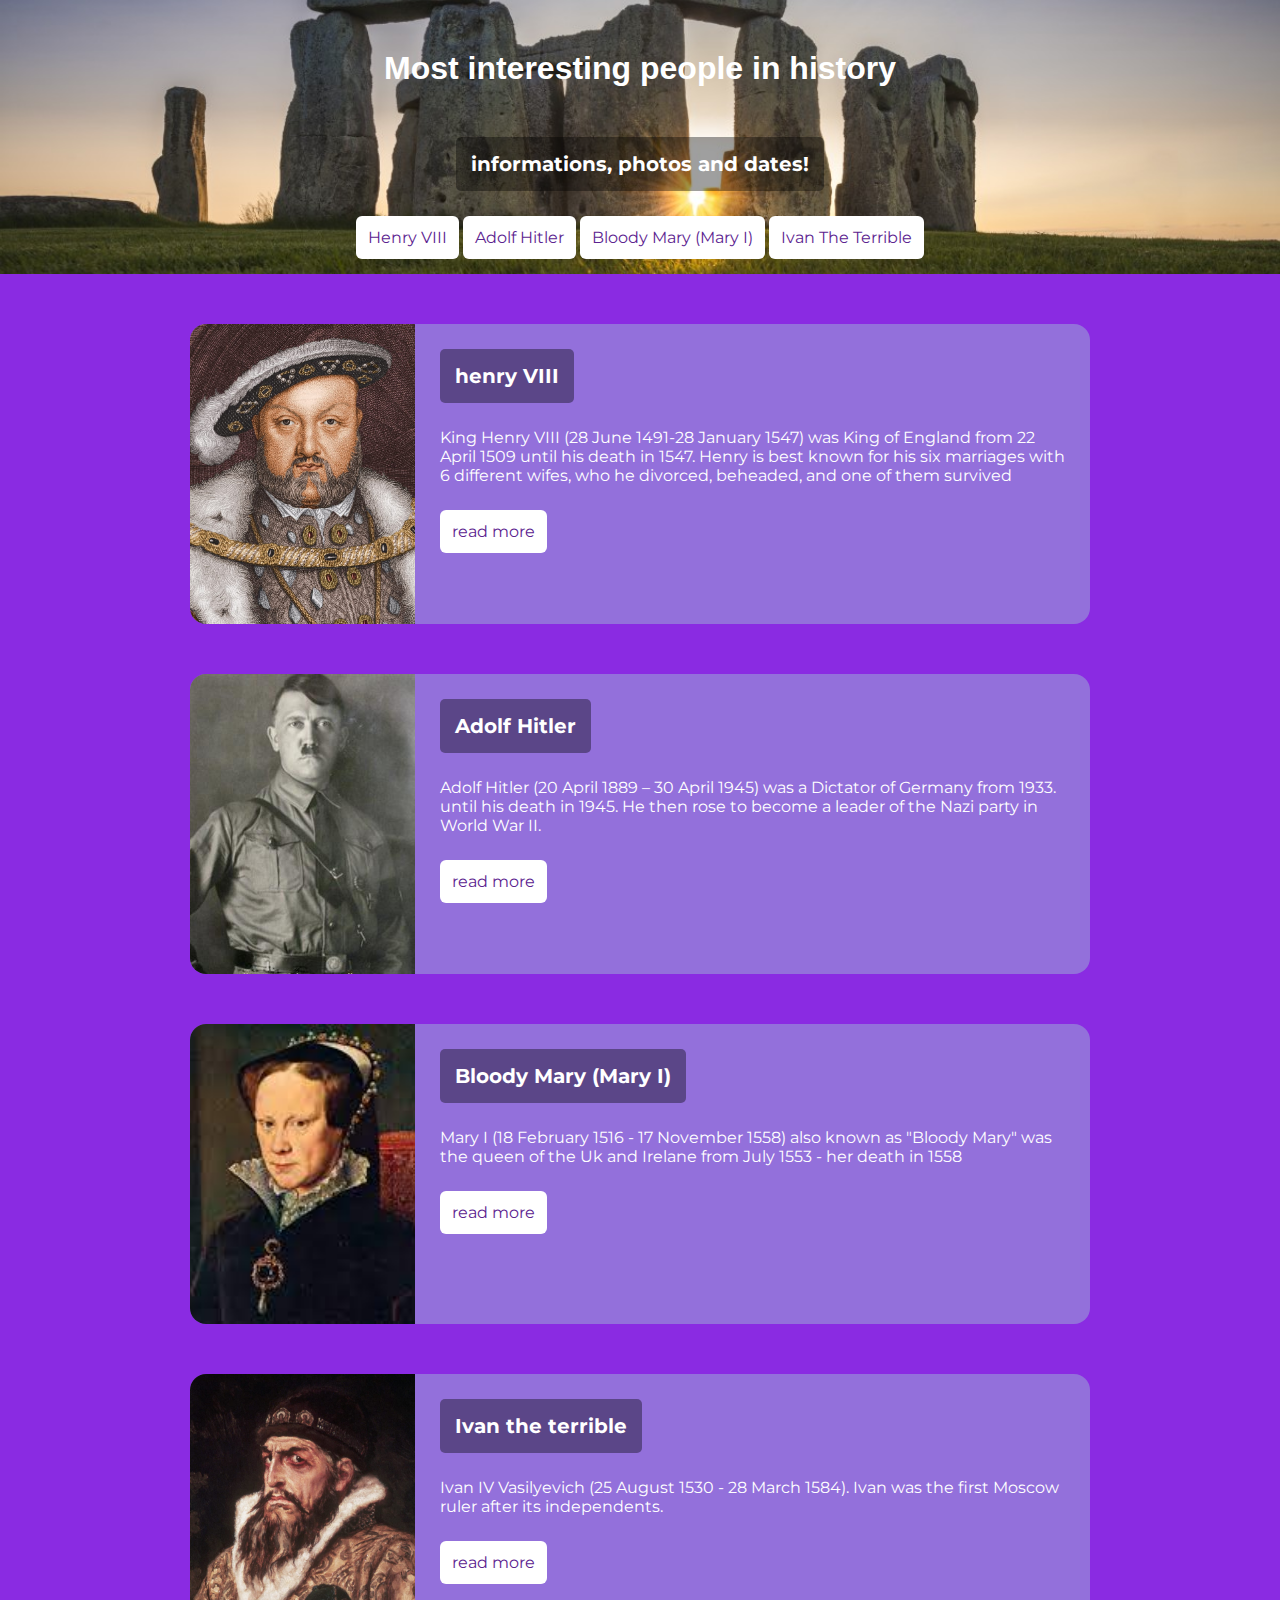
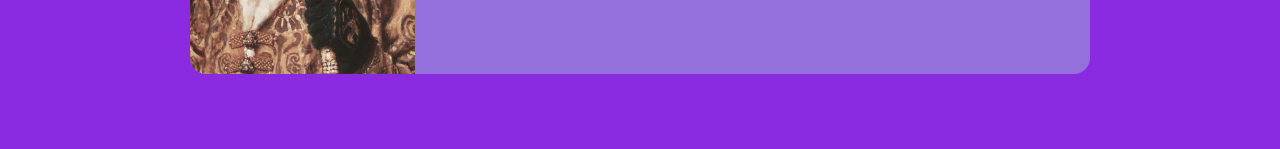
<file: index.html>
<!DOCTYPE html>
<html lang="en">
<head>
    <meta charset="UTF-8">
    <meta name="viewport" content="width=device-width, initial-scale=1.0">
    <title>Document</title>
    <link rel="stylesheet" href="style.css">

    <link rel="preconnect" href="https://fonts.googleapis.com">
<link rel="preconnect" href="https://fonts.gstatic.com" crossorigin>
<link href="https://fonts.googleapis.com/css2?family=Montserrat:wght@200;400&display=swap" rel="stylesheet">

</head>
<body>
    <div class="banner">
        <h1>Most interesting people in history</h1>
    <h3>informations, photos and dates!</h3>
 <div class="buttons">
     <a href="#Henry">Henry VIII</a>
    <a href="#hitler">Adolf Hitler</a>
    <a href="#mary">Bloody Mary (Mary I)</a>
    <a href="#ivan">Ivan The Terrible</a>
</div>
    
    </div>
    
    <div class="person">
        <img src="henrythe8th.jpg" alt="">
        <div class="personinfo">
            <h3 id="Henry">henry VIII</h3>
            <p>King Henry VIII (28 June 1491-28 January 1547) was King of England from 22 April 1509 until his death in 1547. Henry is best known for his six marriages with 6 different wifes, who he divorced, beheaded, and one of them survived </p>
            <a href="HenryVIII.html">read more</a>
        </div>
    </div>
    <div class="person">
        <img src="hitler.jpg" alt="">
        <div class="personinfo">
            <h3 id="hitler">Adolf Hitler</h3>
            <p>Adolf Hitler (20 April 1889 – 30 April 1945) was a Dictator of Germany from 1933. until his death in 1945. He then rose to become a leader of the Nazi party in World War II.</p>
            <a href="hitler.html">read more</a>
        </div>
        

    </div>
    <div class="person">
        <img src="BloodyMary.jpeg" alt="">
        <div class="personinfo">
            <h3 id="mary">Bloody Mary (Mary I)</h3>
            <p>Mary I (18 February 1516 - 17 November 1558) also known as "Bloody Mary" was the queen of the Uk and Irelane from July 1553 - her death in 1558</p>
            <a href="mary.html">read more</a>
        </div>
    </div>
   <div>
       <div class="person">
           <img src="ivan.jpg" alt="">
           <div class="personinfo">
               <h3 id="ivan">Ivan the terrible</h3>
               <p>Ivan IV Vasilyevich (25 August 1530 - 28 March 1584). Ivan was the first Moscow ruler after its independents.</p>
               <a href="ivan.html">read more</a>
           </div>
       </div>
   </div>

</body>
</html>
</file>
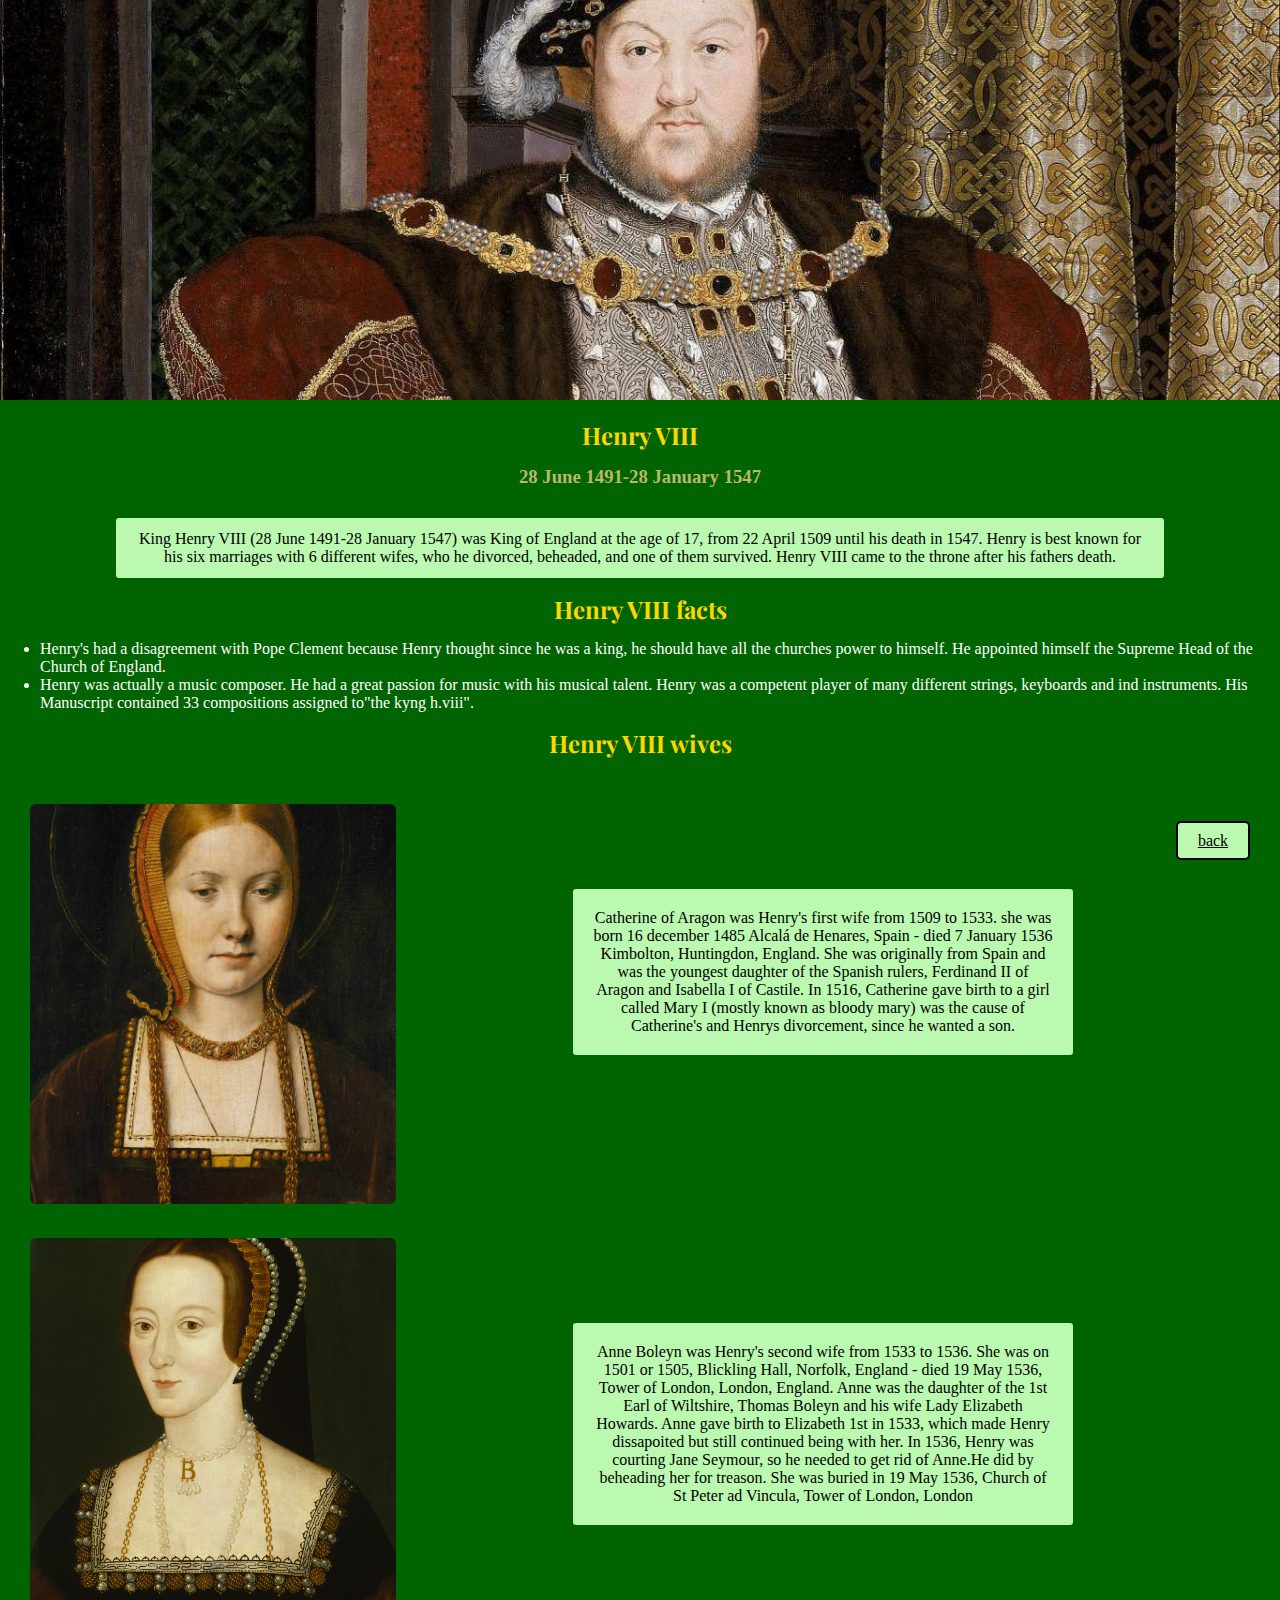
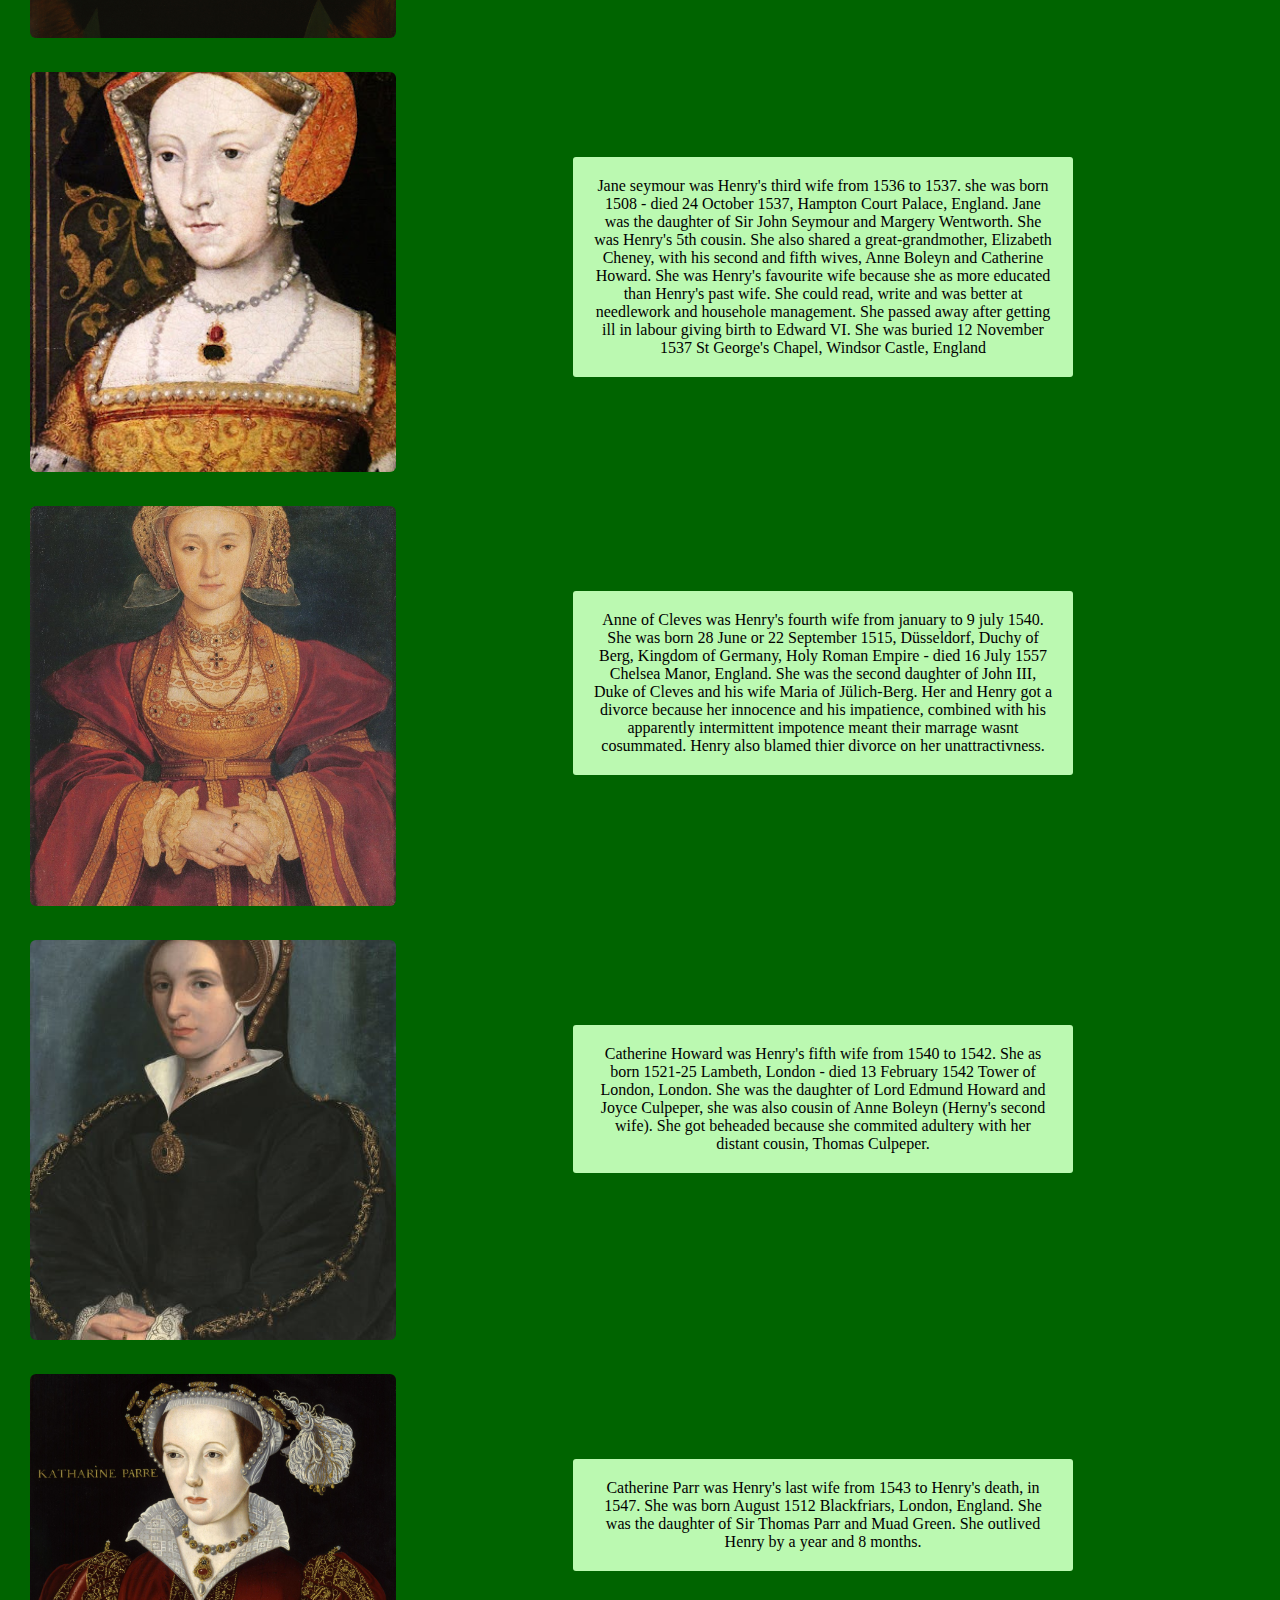
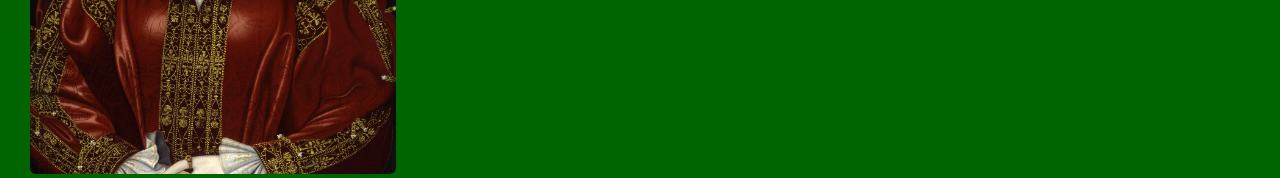
<file: HenryVIII.html>
<!DOCTYPE html>
<html lang="en">
<head>
    <meta charset="UTF-8">
    <meta name="viewport" content="width=device-width, initial-scale=1.0">
    <title>Document</title>
    <link rel="preconnect" href="https://fonts.googleapis.com">
<link rel="preconnect" href="https://fonts.gstatic.com" crossorigin>
<link href="https://fonts.googleapis.com/css2?family=Estonia&family=Playfair+Display:ital@1&display=swap" rel="stylesheet">
<link rel="stylesheet" href="Henry.css">
</head>
<body>
    <img src="HenryVIII.jpg" alt="">
    <h2>Henry VIII</h2>
    <h3>28 June 1491-28 January 1547</h3>
    <p>King Henry VIII (28 June 1491-28 January 1547) was King of England at the age of 17, from 22 April 1509 until his death in 1547. Henry is best known for his six marriages with 6 different wifes, who he divorced, beheaded, and one of them survived. Henry VIII came to the throne after his fathers death.
    </p>
    
    <h2>Henry VIII facts
    </h2>
    <ul>
        <li>Henry's had a disagreement with Pope Clement because Henry thought since he was a king, he should have all the churches power to himself. He appointed himself the Supreme Head of the Church of England.</li>
        <li>Henry was actually a music composer. He had a great passion for music with his musical talent. Henry was a competent player of many different strings, keyboards and ind instruments. His Manuscript contained 33 compositions assigned to"the kyng h.viii".</li>

    </ul>

    <div class="wife">
        <h2>Henry VIII wives 
        </h2>
        <img src="catherine1.jpg" alt="">
        
        <p>Catherine of Aragon was Henry's first wife from 1509 to 1533. she was born 16 december 1485 Alcalá de Henares, Spain - died 7 January 1536 Kimbolton, Huntingdon, England. She was originally from Spain and was the youngest daughter of the Spanish rulers, Ferdinand II of Aragon and Isabella I of Castile. In 1516, Catherine gave birth to a girl called Mary I (mostly known as bloody mary) was the cause of Catherine's and Henrys divorcement, since he wanted a son.</p>
        
    </div>
    <div class="wife">
        <img src="ann2.jpg" alt="">
        <p>Anne Boleyn was Henry's second wife from 1533 to 1536. She was on 1501 or 1505, Blickling Hall, Norfolk, England - died 19 May 1536, Tower of London, London, England. Anne was the daughter of the 1st Earl of Wiltshire, Thomas Boleyn and his wife Lady Elizabeth Howards. Anne gave birth to Elizabeth 1st in 1533, which made Henry dissapoited but still continued being with her. In 1536, Henry was courting Jane Seymour, so he needed to get rid of Anne.He did by beheading her for treason. She was buried in 19 May 1536, Church of St Peter ad Vincula, Tower of London, London</p>
        
    </div> 
    <div class="wife">
        <img src="jane.jpg" alt="">
        <p>Jane seymour was Henry's third wife from 1536 to 1537. she was born 1508 - died 24 October 1537, Hampton Court Palace, England. Jane was the daughter of Sir John Seymour and Margery Wentworth. She was Henry's 5th cousin. She also shared a great-grandmother, Elizabeth Cheney, with his second and fifth wives, Anne Boleyn and Catherine Howard. She was Henry's favourite wife because she as more educated than Henry's past wife. She could read, write and was better at needlework and househole management. She passed away after getting ill in labour giving birth to Edward VI. She was buried 12 November 1537 St George's Chapel, Windsor Castle, England</p>
        
    </div>
     <div class="wife">
        <img src="anne4.jpg" alt="">
        <p>Anne of Cleves was Henry's fourth wife from january to 9 july 1540. She was born	28 June or 22 September 1515, Düsseldorf, Duchy of Berg, Kingdom of Germany, Holy Roman Empire  - died 16 July 1557 Chelsea Manor, England. She was the second daughter of John III, Duke of Cleves and his wife Maria of Jülich-Berg. Her and Henry got a divorce because her innocence and his impatience, combined with his apparently intermittent impotence meant their marrage wasnt cosummated. Henry also blamed thier divorce on her unattractivness.</p>
        
    </div>
     <div class="wife">
        <img src="catherine5.jpeg" alt="">
        <p>Catherine Howard was Henry's fifth wife from 1540 to 1542. She as born 1521-25 Lambeth, London - died 13 February 1542 Tower of London, London. She was the daughter of Lord Edmund Howard and Joyce Culpeper, she was also cousin of Anne Boleyn (Herny's second wife). She got beheaded because she commited adultery with her distant cousin, Thomas Culpeper.</p>
        
    </div>
     <div class="wife">
        <img src="catherine6.jpg" alt="">
        <p>Catherine Parr was Henry's last wife from 1543 to Henry's death, in 1547. She was born  August 1512 Blackfriars, London, England. She was the daughter of Sir Thomas Parr and Muad Green. She outlived Henry by a year and 8 months.</p>
        
    </div>
    
        <a class="back" href="index.html">back</a>

</body>
</html>
</file>
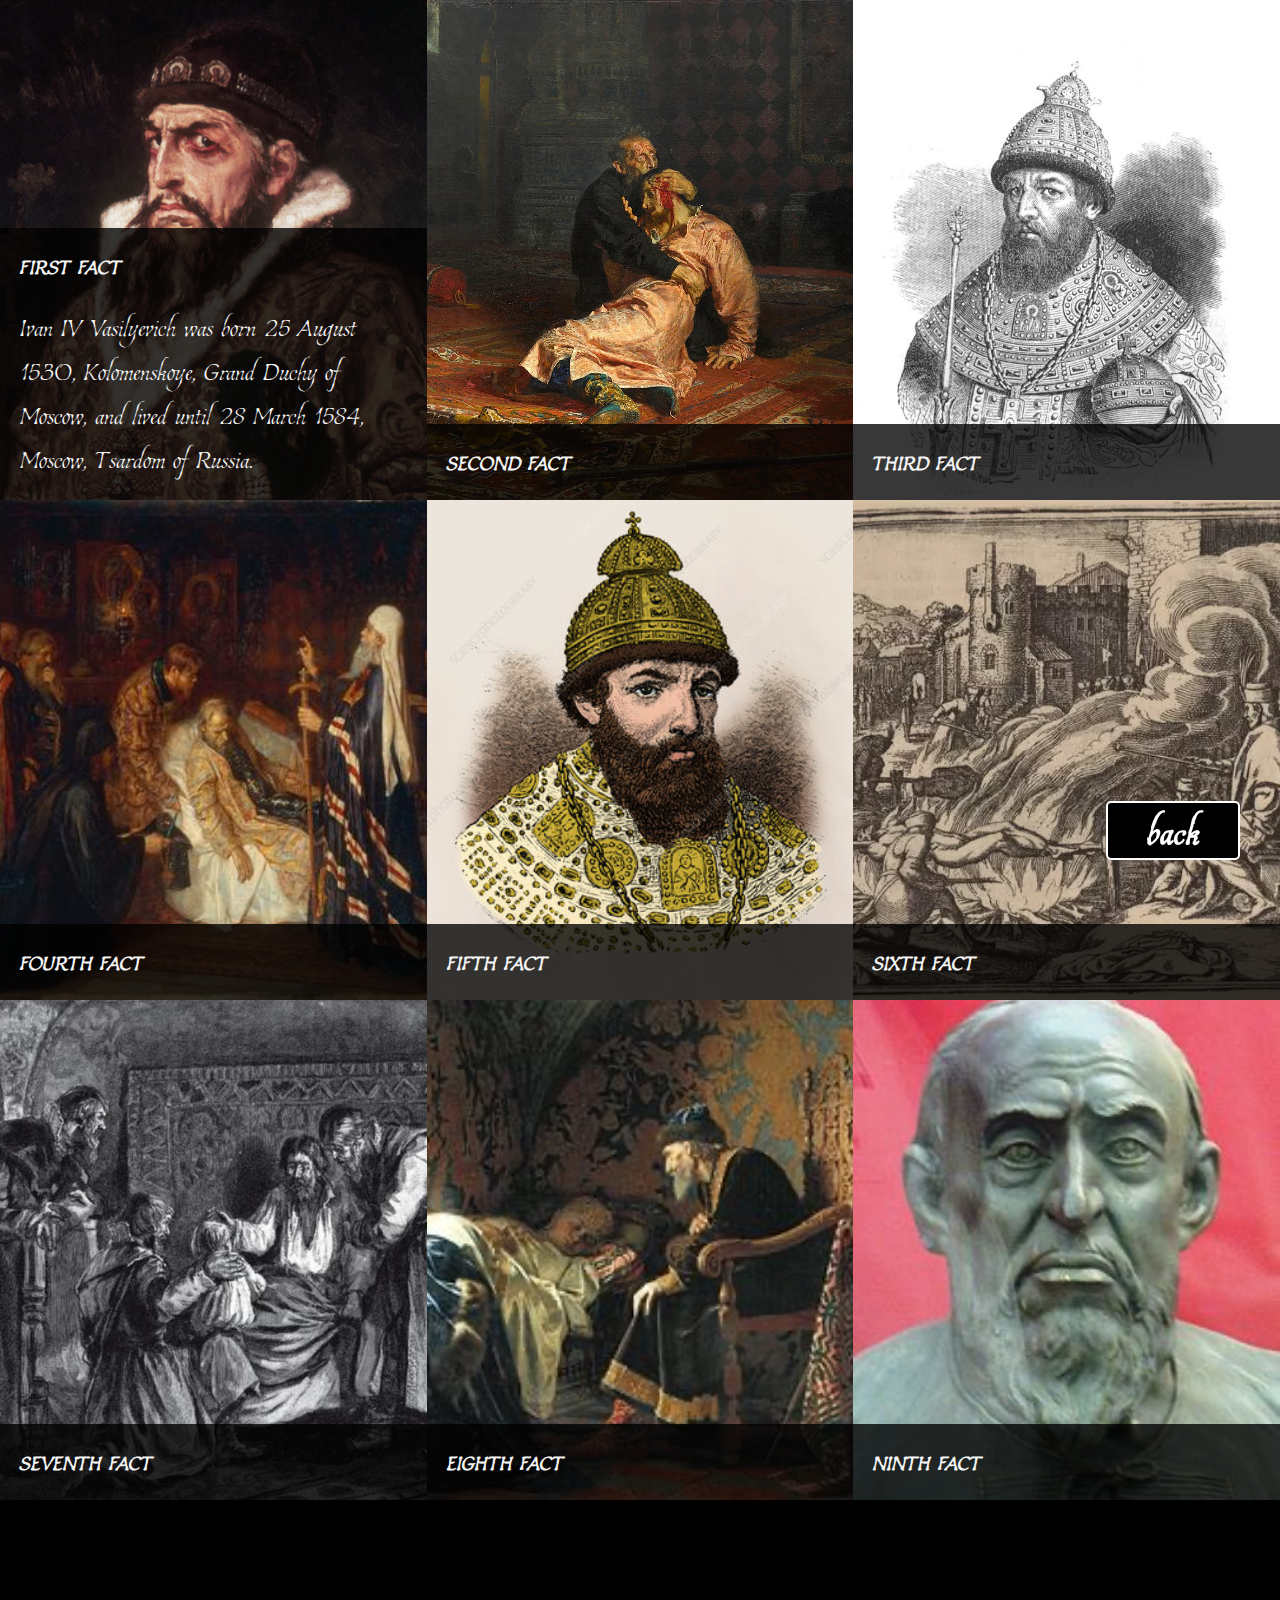
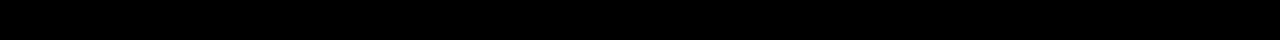
<file: ivan.html>
<!DOCTYPE html>
<html lang="en">
<head>
    <meta charset="UTF-8">
    <meta name="viewport" content="width=device-width, initial-scale=1.0">
    <title>Ivan</title>
    <link rel="stylesheet" href="ivan.css">
    <link href="https://fonts.googleapis.com/css2?family=Estonia&family=Playfair+Display:ital@1&display=swap" rel="stylesheet">
</head>
<body>
    <div class="cards">
    <div class="card">
        <img src="ivan.jpg" alt="">
        <div class="info">
            <h3>FIRST FACT</h3>
            <p>Ivan IV Vasilyevich was born 25 August 1530, Kolomenskoye, Grand Duchy of Moscow, and lived until 28 March 1584, Moscow, Tsardom of Russia.</p>
        </div>
    </div>
    <div class="card">
        <img src="ivan1.jpg" alt="">
        <div class="info">
            <h3>SECOND FACT</h3>
            <p>Ivan had 8 spouses (Anastasia Romanovna, Maria Temryukovna, Marfa Sobakina, Anna Koltovskaya, Anna Vasilchikova, Vasilisa Melentyeva, Maria Dolgorukaya and Maria Nagaya).</p>
        </div>
    </div>
    <div class="card">
        <img src="ivan2.jpg" alt="">
        <div class="info">
            <h3>THIRD FACT</h3>
            <p>Ivan IV Vasilyevich died on 28 March from a stroke while playing chess with Bogdan Belsky.</p>
        </div>
    </div>
    <div class="card">
        <img src="ivan3.jpg" alt="">
        <div class="info">
            <h3>FOURTH FACT</h3>
            <p>He was a Grand Prince of Moscow from 3rd December 1533 to 16 January 1547, and Tsar of Russia from 16 (26) January 1546 until 1575.</p>
        </div>
    </div>
    <div class="card">
        <img src="ivan4.jpg" alt="">
        <div class="info">
            <h3>FIFTH FACT</h3>
            <p>His father was Vasili III of Russia, his mother was Elena Glinskaya and he was an orthodox.</p>
        </div>
    </div>
    <div class="card">
        <img src="ivan5.jpg" alt="">
        <div class="info">
            <h3>SIXTH FACT</h3>
            <p>Ivan was the first Moscow ruler born after Moscow's independence.</p>
        </div>
    </div>
     <div class="card">
        <img src="ivan6.jpg" alt="">
        <div class="info">
            <h3>SEVENTH FACT</h3>
            <p>He declared himself as tsar of all Russia.</p>
        </div>
    </div> 
        <div class="card">
            <img src="ivan7.JPG" alt="">
            <div class="info">
                <h3>EIGHTH FACT</h3>
                <p>Ivan had 9 children (Fedor I of Russia, Tsarevich Ivan of Russia, Dmitry of Uglich, Tsarevich Dmirty Ivanovich of Russia, False Dmirty III, Tsarevna Anna Ivanovna, Tsarevich Vasili Ivanovich, Tsarevna Maria Ivanovna and Tsarevna Eudoxia Ivanovna)</p>
            </div>
        </div>
        <div class="card">
            <img src="ivan8.JPG" alt="">
            <div class="info">
                <h3>NINTH FACT</h3>
                <p>Ivan made males from the age of 15 go to war permanently.</p>
            </div>
        </div>
    </div>
        <a class="back" href="index.html">back</a>
</body>
</html>
</file>
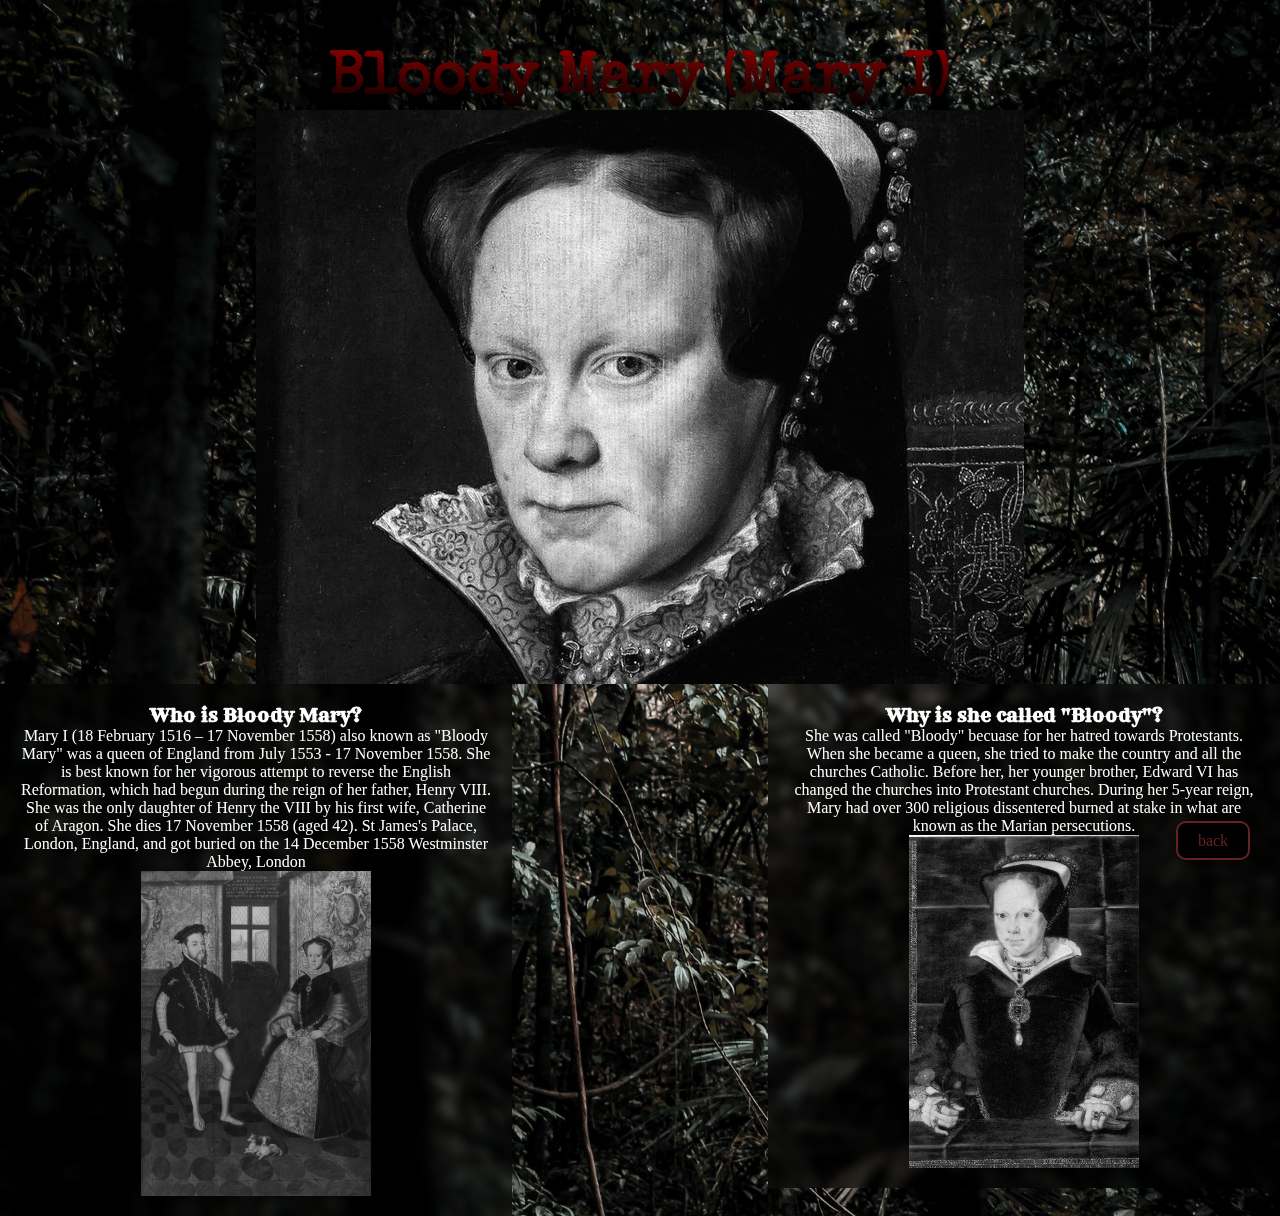
<file: mary.html>
<!DOCTYPE html>
<html lang="en">
<head>
    <meta charset="UTF-8">
    <meta name="viewport" content="width=device-width, initial-scale=1.0">
    <title>bloody mary</title>
    <link rel="stylesheet" href="mary.css">
    <link rel="preconnect" href="https://fonts.googleapis.com">
<link rel="preconnect" href="https://fonts.gstatic.com" crossorigin>
<link href="https://fonts.googleapis.com/css2?family=Nothing+You+Could+Do&family=Rye&family=Special+Elite&display=swap" rel="stylesheet">
</head>
<body onclick="makeDrop(event)">
    <canvas id="c"></canvas>
    <h2>Bloody Mary (Mary I)</h2>
    <img src="mary1.jpg" alt="">
<div class="info">
    <h3>Who is Bloody Mary?</h3>
    <p>Mary I (18 February 1516 – 17 November 1558) also known as "Bloody Mary" was a queen of England from July 1553 - 17 November 1558. She is best known for her vigorous attempt to reverse the English Reformation, which had begun during the reign of her father, Henry VIII. She was the only daughter of Henry the VIII by his first wife, Catherine of Aragon. She dies 17 November 1558 (aged 42).
    St James's Palace, London, England, and got buried on the 14 December 1558 Westminster Abbey, London</p>
    <img src="mary30.JPG" alt="">
</div>

<div class="infor">
<h3>Why is she called "Bloody"?</h3>
<p>She was called "Bloody" becuase for her hatred towards Protestants. When she became a queen, she tried to make the country and all the churches Catholic. Before her, her younger brother, Edward VI has changed the churches into Protestant churches. During her 5-year reign, Mary had over 300 religious dissentered burned at stake in what are known as the Marian persecutions. </p>
<img src="mary20.JPG" alt="">
</div>

<a class="back" href="index.html">back</a>

<script src="mary.js"></script>
</body>
</html>
</file>
<file: style.css>
*{
 margin: 0px   
}
html{
scroll-behavior: smooth;
}

body{
    background-color: blueviolet;
    padding-bottom: 75px;
}
.banner{
    background-image: url("stonehedge.jpg");
    background-position: center;
    background-size: cover;
    overflow: hidden;
    text-align: center;
}

img{
    width: 25%;
    height: 500px;
    object-fit: cover;
    height: 300px;
}

h1{
    font-family: sans-serif;
    color: white;
    margin-top: 50px;
    margin-bottom: 50px;
}

h3{
    font-family: 'Montserrat';
    color: white;
    background-color: rgba(0, 0, 0, 0.377);
    display: inline-block;
    padding: 15px;
    border-radius: 5px;
    font-size: 20px;
}

.person{
    background-color: mediumpurple;
    width: 900px;
    margin: auto;
    margin-top: 50px;
    border-radius: 16px;
    overflow: hidden;
    font-size: 0%;
}

.personinfo{
    display: inline-block;
    width: 70%;
    vertical-align: top;
    margin-top: 25px;
    margin-left: 25px;
}

h3{
    margin-bottom: 25px;
}

p{
    font-family: 'Montserrat';
    color: white;
    margin-bottom: 25px;  
    font-size: 16px;
}

a{
    font-family: 'Montserrat';
    background-color: white;
    padding: 10px;
    border-radius: 6px;
    display: inline-block;
    text-decoration: none;
    border: 2px solid transparent;
    transition: .2s;
    margin-bottom: 15px;
    font-size: 16px;
    color: #5c2390;
}

a:hover{
    border: 2px solid #633d89;

}
</file>
<file: Henry.css>
*{
margin: 0;
}

body{
    background-color: darkgreen;
}

img{
    height: 400px;
    width: 100%;
    object-fit: cover;
}

h2{
    color: gold;
    font-family: "Playfair Display";
    text-align: center;
    padding: 15px;
}

h3{
    color: darkkhaki;
    text-align: center;

}

ul{
    color: white;
    font-family: "sans-serif";
}

p{
    font-family: "sans-serif";
    background-color: #bbf9b1;
    border-radius: 3px;
    width: 80%;
    margin: auto;
    padding: 12px;
    text-align: center;
    margin-top: 30px;
}

.wife img{

    width: 30%;
    border-radius: 6px;
    object-fit: cover;
    margin-top: 30px;
}

.wife p{
    float: right;
    margin-right: calc((100% - 30% - 500px)/2);
    margin-top: 115px;
    width: 500px;
    padding: 20px;
    box-sizing: border-box;
}

.wife{
    width: calc(100% - 60px);
    margin: auto;
}

.back{
    border: 2px solid black;
    color: black;
    background-color: #bbf9b1;
    float: right;
    margin-right: 10px;
    border-radius: 5px;
    width: 70px;
    line-height: 35px;
    text-align: center;
    margin-bottom: 20px;
    position: fixed;
    right: 20px;
    bottom: 20px;
    
}
</file>
<file: ivan.css>
*{
    margin: 0;
    padding: 0%;
}

.card{
    width: calc(100% / 3);
    float: left;
    background-color: blue;
    height: 500px;
    position: relative;
    overflow: hidden;    
}

.card img{
    width: 100%;
    position: absolute;
    height: 100%;
    object-fit: cover;
}

.info{
    position: absolute;
    background-color: rgba(0, 0, 0, 0.781);
    color: whitesmoke;
    bottom: 0;
    font-family: "Estonia";
    width: 100%;
    padding: 20px;
    box-sizing: border-box;
    font-size: 25px;
    transform: translateY(calc(100% - 76px));
    transition: .5s;
}

.info p{
    font-size: 35px;
}

.info h3{
    margin-bottom: 20px;
}
.card:hover .info{
    transform: translateY(0);
}

.back{
    border: 2px solid white;
    color: white;
    background-color: black;
    float: right;
    margin-right: 10px;
    border-radius: 5px;
    width: 70px;
    line-height: 35px;
    text-align: center;
    margin: 20px;
    padding: 10px 30px;
    font-size: 50px;
    text-decoration: none;
    font-family: "Estonia";
    font-weight: bold;
    position: fixed;
    right: 20px;
    bottom: 20px;
}

body{
    padding-bottom: 140px;
    background-color: black;
}

.cards{
    overflow: hidden;
}
</file>
<file: mary.css>
*{
    padding: 0;
    margin: 0;
}

body{
    padding-top: 50px;
    text-align: center;
    background-image: url("forest.jpg");
    background-size: cover;
}

h2{
font-family: 'Nothing You Could Do', cursive;
font-family: 'Rye', cursive;
font-family: 'Special Elite', cursive;
display: inline-block;
background-image: linear-gradient(to top,black, maroon, orange);
background-size: auto 200%;
background-position: bottom;
background-clip: text;
-webkit-background-clip: text;
color: transparent;
text-align: center;
font-size: 60px;
transition: 1s;
}

h2:hover{
    background-position: top;
}

h3{
    font-family: 'Rye', cursive;
    color: white;
}

img{
    display: block;
    margin: auto;
    filter: saturate(0);
}

img:hover{
    filter: saturate(1);
    box-shadow: 0 0 100px crimson;
}

.info{
    float: left;
    padding: 20px;
    width: 40%;
    box-sizing: border-box;
    color: white;
    background-color: rgba(0, 0, 0, 0.527);
    backdrop-filter: blur(5px);
    
}

.infor{
    float: right;
    padding: 20px;
    width: 40%;
    box-sizing: border-box;
    color: white;
    background-color: rgba(0, 0, 0, 0.527);
    backdrop-filter: blur(5px);
    
}

.info img{
    width: 230px;
    object-fit: cover;
    margin: auto;
    background-color: rgba(0, 0, 0, 0.527);
    backdrop-filter: blur(5px);
}

.infor img{
    width: 230px;
    object-fit: cover;
    margin: auto;
}

#c{
    width: 100%;
    height: 100%;
    position: fixed;
    left: 0;
    top: 0;
    z-index: 10;
    pointer-events: none;
}

.back{
    border: 2px solid rgb(102, 34, 34);
    color: rgb(102, 34, 34);
    background-color: rgb(0, 0, 0);
    margin-right: 10px;
    position: fixed;
    right: 20px;
    bottom: 20px;
    border-radius: 10px;
    width: 70px;
    line-height: 35px;
    text-align: center;
    margin-bottom: 20px;
    text-decoration: none;
}
</file>
